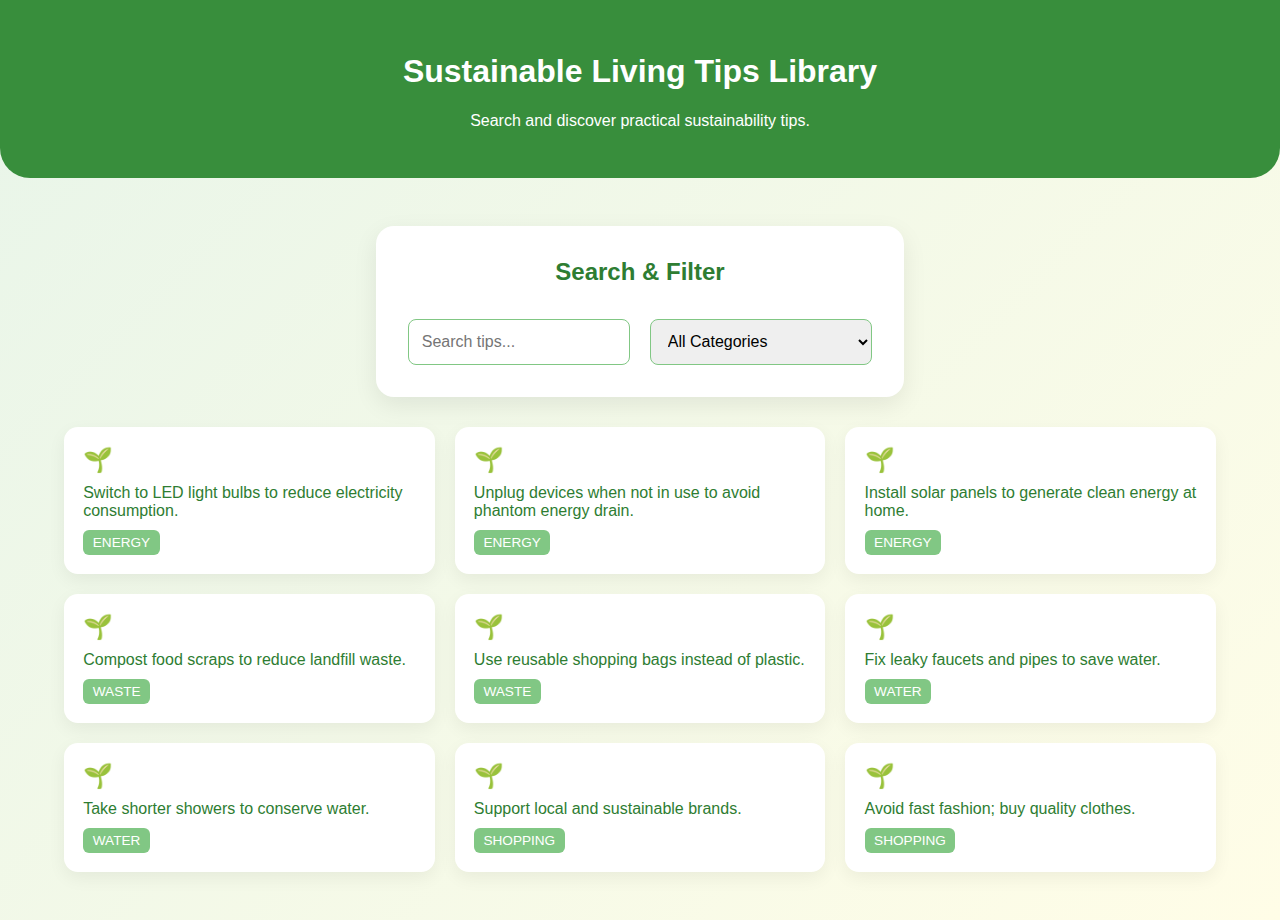
<file: frontend/tips-library.html>
<!DOCTYPE html>
<html lang="en">
<head>
    <meta charset="UTF-8">
    <title>Sustainable Living Tips Library</title>
    <meta name="viewport" content="width=device-width, initial-scale=1.0">

    <!--  CSS Path -->
    <link rel="stylesheet" href="css/pages/tips-library.css">
</head>
<body>

<header>
    <h1>Sustainable Living Tips Library</h1>
    <p>Search and discover practical sustainability tips.</p>
</header>

<section class="tips-layout">

    <!-- SEARCH & FILTER CARD -->
 <div class="filter-card">
    <h2>Search & Filter</h2>

    <div class="filter-row">
        <input type="text" id="tips-search" placeholder="Search tips...">

        <select id="tips-category">
            <option value="all">All Categories</option>
            <option value="energy">Energy Saving</option>
            <option value="waste">Waste Reduction</option>
            <option value="water">Water Conservation</option>
            <option value="shopping">Eco-Friendly Shopping</option>
        </select>
    </div>
</div>

    <!-- TIPS GRID -->
    <div class="tips-cards">
        <ul id="tips-list"></ul>
    </div>

</section>

<!--  JS Path -->
<script src="js/pages/tips-library.js"></script>
</body>
</html>
</file>
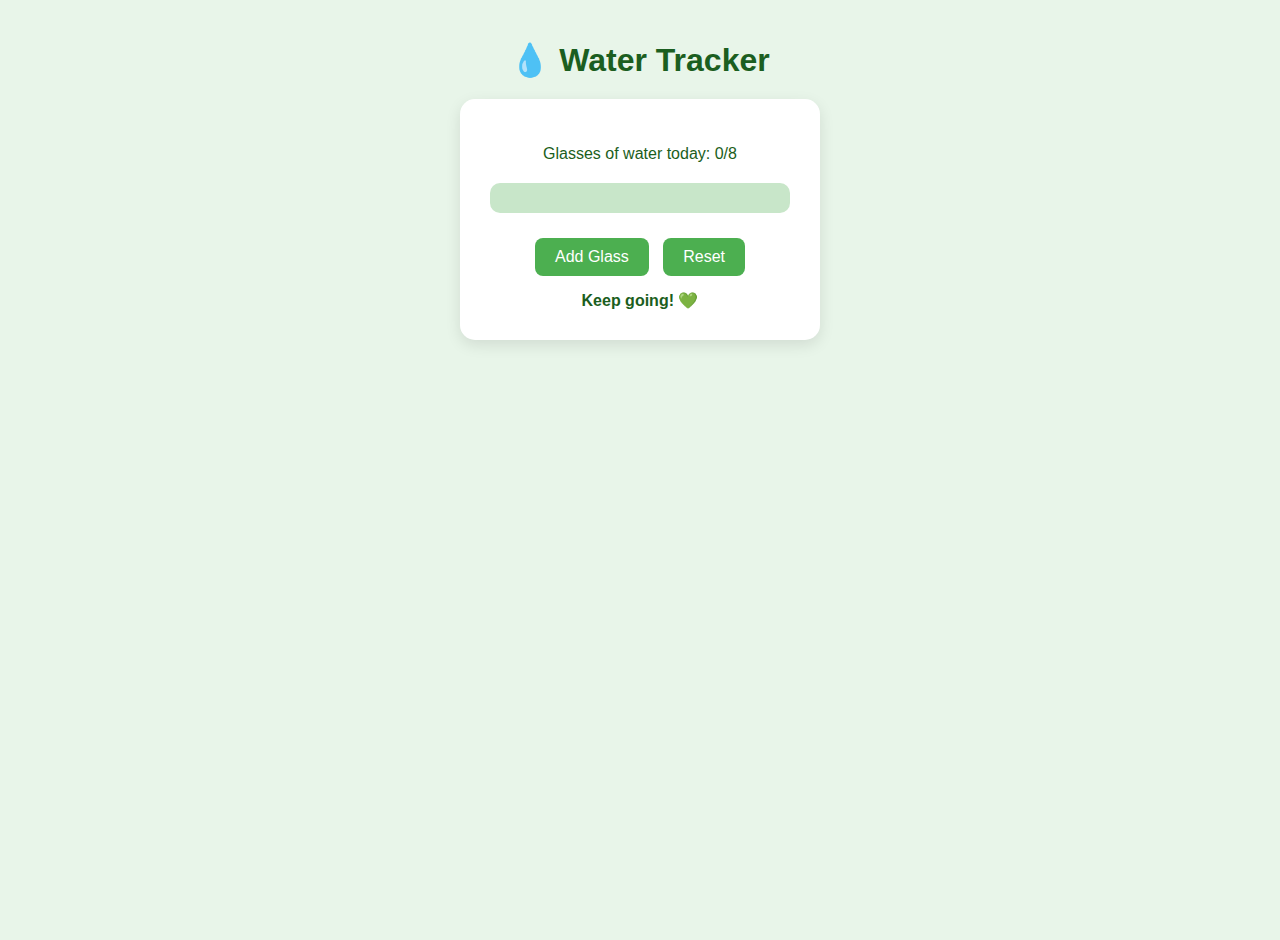
<file: frontend/components/water-wastage-tracker.html>
<!DOCTYPE html>
<html lang="en">
<head>
  <meta charset="UTF-8">
  <meta name="viewport" content="width=device-width, initial-scale=1.0">
  <title>Water Tracker</title>
  <style>
    :root {
      --primary-color: #2e7d32; /* dark green */
      --primary-light: #4caf50;
      --primary-dark: #1b5e20;
      --bg-color: #e8f5e9;
      --text-color: #1b5e20;
    }

    body {
      margin: 0;
      font-family: 'Segoe UI', Tahoma, Geneva, Verdana, sans-serif;
      background-color: var(--bg-color);
      color: var(--text-color);
      display: flex;
      flex-direction: column;
      align-items: center;
      justify-content: flex-start;
      min-height: 100vh;
      padding: 20px;
    }

    h1 {
      color: var(--primary-dark);
      margin-bottom: 20px;
    }

    .tracker {
      background-color: #ffffff;
      border-radius: 15px;
      padding: 30px;
      width: 300px;
      box-shadow: 0 5px 15px rgba(0,0,0,0.1);
      text-align: center;
    }

    .progress-container {
      background-color: #c8e6c9;
      border-radius: 10px;
      height: 30px;
      width: 100%;
      margin: 20px 0;
      overflow: hidden;
    }

    .progress-bar {
      background-color: var(--primary-color);
      height: 100%;
      width: 0%;
      transition: width 0.3s ease;
    }

    button {
      background-color: var(--primary-light);
      border: none;
      color: white;
      padding: 10px 20px;
      margin: 5px;
      border-radius: 8px;
      cursor: pointer;
      font-size: 16px;
    }

    button:hover {
      background-color: var(--primary-dark);
    }

    .status {
      font-weight: bold;
      margin-top: 10px;
    }
  </style>
</head>
<body>

  <h1>💧 Water Tracker</h1>

  <div class="tracker">
    <p>Glasses of water today: <span id="glasses">0</span>/8</p>
    <div class="progress-container">
      <div class="progress-bar" id="progress-bar"></div>
    </div>
    <button onclick="addGlass()">Add Glass</button>
    <button onclick="resetTracker()">Reset</button>
    <div class="status" id="status">Keep going! 💚</div>
  </div>

  <script>
    const glassesEl = document.getElementById('glasses');
    const progressBar = document.getElementById('progress-bar');
    const statusEl = document.getElementById('status');

    let glasses = 0;
    const goal = 8;

    function updateTracker() {
      glassesEl.textContent = glasses;
      const progress = (glasses / goal) * 100;
      progressBar.style.width = progress + '%';

      if(glasses === goal) {
        statusEl.textContent = "🎉 Goal reached! Stay hydrated!";
      } else if(glasses > goal) {
        statusEl.textContent = "You drank extra! 💧";
      } else {
        statusEl.textContent = "Keep going! 💚";
      }
    }

    function addGlass() {
      glasses++;
      updateTracker();
    }

    function resetTracker() {
      glasses = 0;
      updateTracker();
    }

    // Initialize
    updateTracker();
  </script>

</body>
</html>
</file>
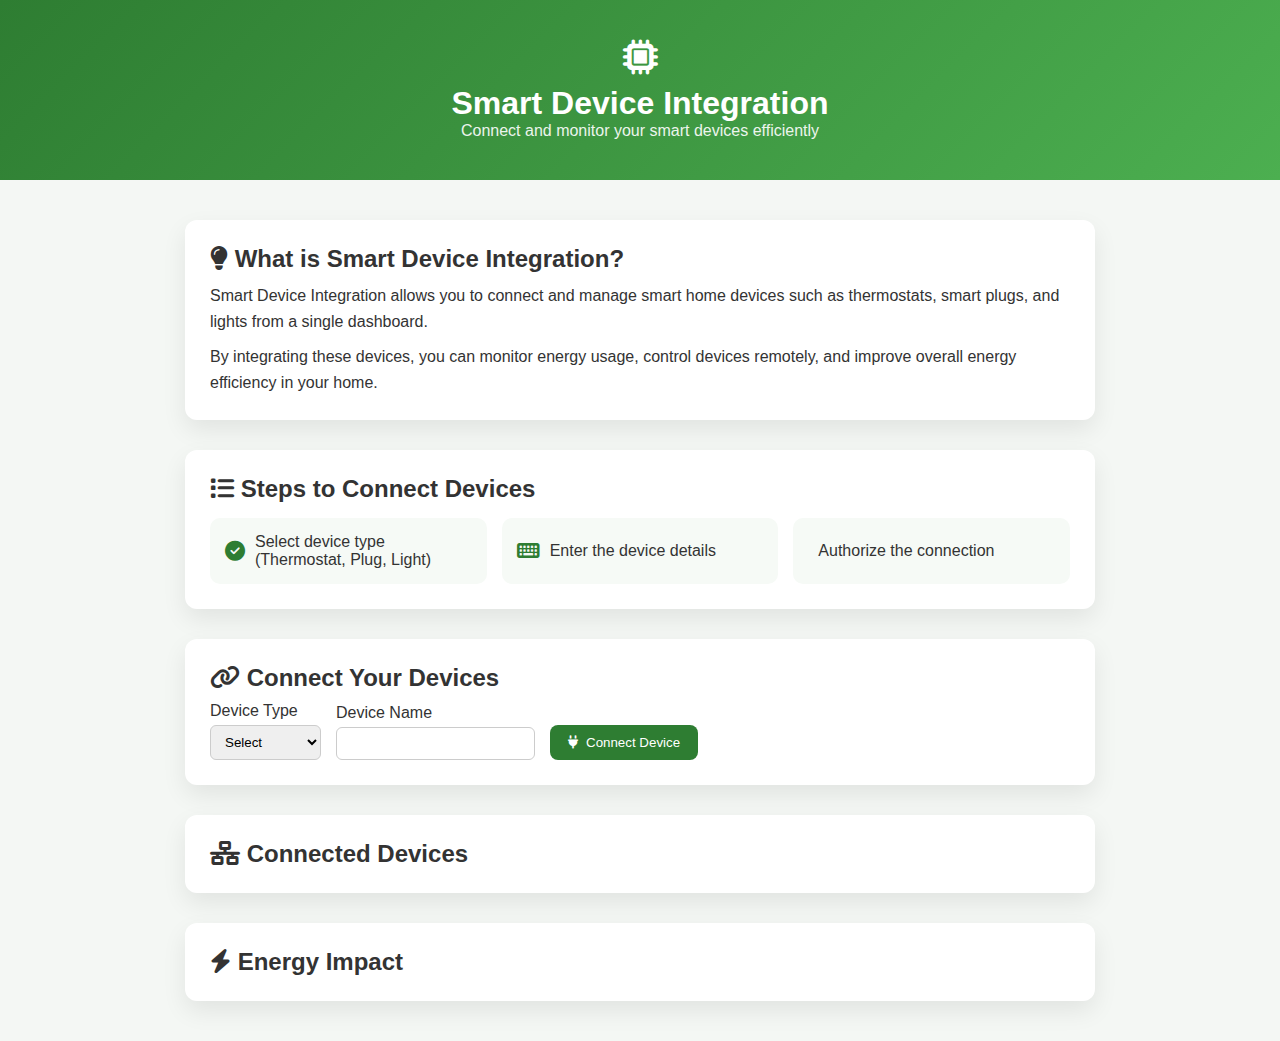
<file: frontend/pages/smart-device-integration.html>
<!DOCTYPE html>
<html lang="en">
<head>
<meta charset="UTF-8">
<meta name="viewport" content="width=device-width, initial-scale=1.0">
<title>Smart Device Integration</title>

<link rel="stylesheet" href="smart-device-integration.css">

<link rel="stylesheet"
href="https://cdnjs.cloudflare.com/ajax/libs/font-awesome/6.5.0/css/all.min.css">

</head>

<body>

<header class="page-header">
<i class="fas fa-microchip"></i>
<h1>Smart Device Integration</h1>
<p>Connect and monitor your smart devices efficiently</p>
</header>


<main class="container">


<!-- INTRO -->

<section class="card intro-card">

<h2><i class="fas fa-lightbulb"></i> What is Smart Device Integration?</h2>

<p>
Smart Device Integration allows you to connect and manage smart home devices
such as thermostats, smart plugs, and lights from a single dashboard.
</p>

<p>
By integrating these devices, you can monitor energy usage, control devices
remotely, and improve overall energy efficiency in your home.
</p>

</section>


<!-- STEPS -->

<section class="card">

<h2><i class="fas fa-list"></i> Steps to Connect Devices</h2>

<div class="steps">

<div class="step">
<i class="fas fa-check-circle"></i>
<p>Select device type (Thermostat, Plug, Light)</p>
</div>

<div class="step">
<i class="fas fa-keyboard"></i>
<p>Enter the device details</p>
</div>

<div class="step">
<i class="fas fa-shield-check"></i>
<p>Authorize the connection</p>
</div>

</div>

</section>


<!-- CONNECT FORM -->

<section class="card">

<h2><i class="fas fa-link"></i> Connect Your Devices</h2>

<form id="deviceForm" class="device-form">

<div class="form-group">

<label>Device Type</label>

<select id="deviceType" required>

<option value="">Select</option>
<option value="thermostat">Thermostat</option>
<option value="plug">Smart Plug</option>
<option value="light">Smart Light</option>

</select>

</div>


<div class="form-group">

<label>Device Name</label>

<input type="text" id="deviceName" required>

</div>


<button type="submit" class="btn-primary">

<i class="fas fa-plug"></i> Connect Device

</button>

</form>

</section>


<!-- CONNECTED DEVICES -->

<section class="card">

<h2><i class="fas fa-network-wired"></i> Connected Devices</h2>

<div id="devicesList"></div>

</section>


<!-- ENERGY IMPACT -->

<section class="card">

<h2><i class="fas fa-bolt"></i> Energy Impact</h2>

<div id="energyImpact"></div>

</section>

</main>


<script src="smart-device-integration.js"></script>

</body>
</html>
</file>
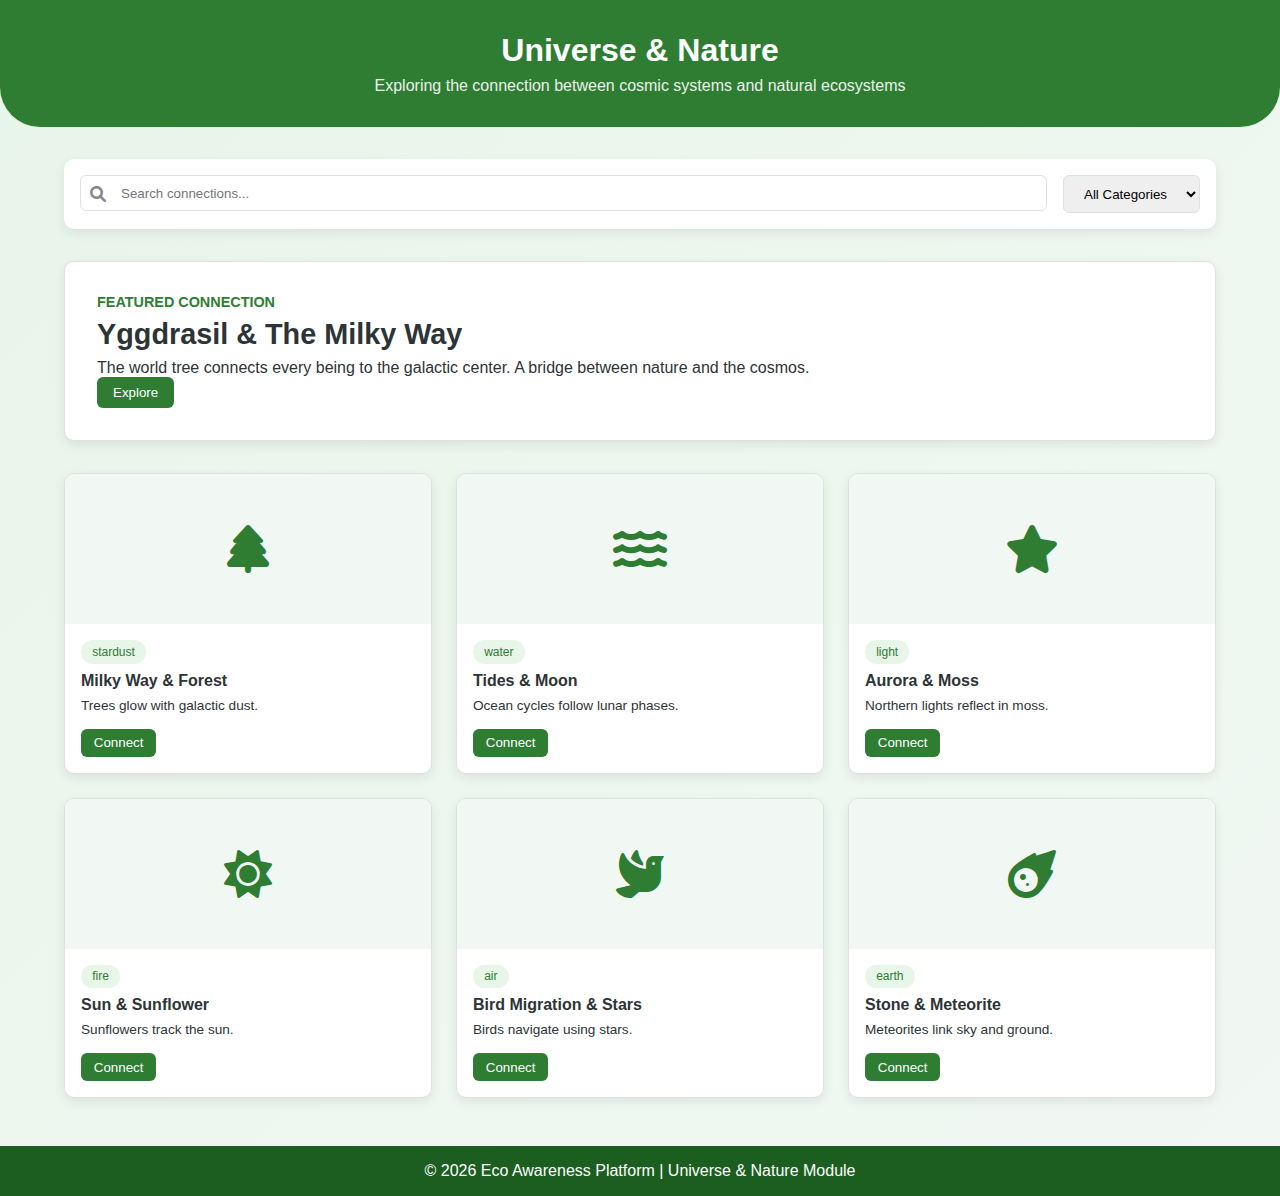
<file: frontend/pages/universe.html>
<!DOCTYPE html>
<html lang="en">
<head>
<meta charset="UTF-8">
<meta name="viewport" content="width=device-width, initial-scale=1.0">
<title>Universe & Nature</title>

<link rel="stylesheet" href="https://cdnjs.cloudflare.com/ajax/libs/font-awesome/6.0.0/css/all.min.css">

<style>
:root{
  --primary:#2e7d32;
  --primary-dark:#1b5e20;
  --light-bg:#f1f8f4;
  --card-bg:#ffffff;
  --text:#2d3436;
  --border:#e0e0e0;
  --shadow:0 4px 12px rgba(0,0,0,0.08);
}

*{margin:0;padding:0;box-sizing:border-box;}

body{
  font-family:'Segoe UI',sans-serif;
  background:linear-gradient(135deg,#e8f5e9,#f1f8f4);
  color:var(--text);
}

/* HEADER */
.header{
  background:var(--primary);
  color:#fff;
  padding:2rem 1rem;
  text-align:center;
  border-bottom-left-radius:40px;
  border-bottom-right-radius:40px;
}

.header h1{
  font-size:2rem;
  font-weight:600;
}

.header p{
  margin-top:0.5rem;
  opacity:0.9;
}

.container{
  max-width:1200px;
  margin:2rem auto;
  padding:0 1.5rem;
}

/* SEARCH + FILTER */
.connection-bar{
  background:#fff;
  padding:1rem;
  border-radius:10px;
  box-shadow:var(--shadow);
  display:flex;
  gap:1rem;
  flex-wrap:wrap;
  margin-bottom:2rem;
}

.search-box{
  flex:1;
  position:relative;
}

.search-box input{
  width:100%;
  padding:0.6rem 1rem 0.6rem 2.5rem;
  border:1px solid var(--border);
  border-radius:6px;
}

.search-box i{
  position:absolute;
  left:10px;
  top:50%;
  transform:translateY(-50%);
  color:#888;
}

select{
  padding:0.6rem 1rem;
  border-radius:6px;
  border:1px solid var(--border);
}

/* FEATURED */
.featured{
  background:#fff;
  padding:2rem;
  border-radius:10px;
  box-shadow:var(--shadow);
  margin-bottom:2rem;
  border:1px solid var(--border);
}

.featured h2{
  color:var(--primary);
  font-size:0.9rem;
  text-transform:uppercase;
}

.featured h3{
  font-size:1.8rem;
  margin:0.5rem 0;
}

.explore-btn{
  background:var(--primary);
  color:#fff;
  border:none;
  padding:0.5rem 1rem;
  border-radius:6px;
  cursor:pointer;
}

.explore-btn:hover{
  background:var(--primary-dark);
}

/* CARDS GRID - 3 PER ROW */
.grid{
  display:grid;
  grid-template-columns:repeat(3,1fr);
  gap:1.5rem;
}

.card{
  background:#fff;
  border-radius:10px;
  border:1px solid var(--border);
  box-shadow:var(--shadow);
  overflow:hidden;
  transition:0.2s ease;
}

.card:hover{
  transform:translateY(-5px);
}

.card-image{
  height:150px;
  display:flex;
  align-items:center;
  justify-content:center;
  font-size:3rem;
  color:var(--primary);
  background:#f1f8f4;
}

.card-content{
  padding:1rem;
}

.tag{
  background:#e8f5e9;
  color:var(--primary);
  padding:0.3rem 0.7rem;
  border-radius:20px;
  font-size:0.75rem;
  display:inline-block;
  margin-bottom:0.5rem;
}

.card-title{
  font-weight:600;
  margin-bottom:0.5rem;
}

.card-desc{
  font-size:0.85rem;
  margin-bottom:1rem;
}

.connect-btn{
  background:var(--primary);
  color:#fff;
  border:none;
  padding:0.4rem 0.8rem;
  border-radius:6px;
  cursor:pointer;
}

.connect-btn:hover{
  background:var(--primary-dark);
}

/* FOOTER */
.footer{
  margin-top:3rem;
  background:var(--primary-dark);
  color:#fff;
  text-align:center;
  padding:1rem;
}

/* RESPONSIVE */
@media(max-width:992px){
  .grid{grid-template-columns:repeat(2,1fr);}
}
@media(max-width:600px){
  .grid{grid-template-columns:1fr;}
}
</style>
</head>
<body>

<header class="header">
  <h1>Universe & Nature</h1>
  <p>Exploring the connection between cosmic systems and natural ecosystems</p>
</header>

<div class="container">

  <div class="connection-bar">
    <div class="search-box">
      <i class="fas fa-search"></i>
      <input type="text" id="searchInput" placeholder="Search connections...">
    </div>

    <select id="categoryFilter">
      <option value="all">All Categories</option>
      <option value="stardust">Stardust</option>
      <option value="water">Water</option>
      <option value="light">Light</option>
      <option value="fire">Fire</option>
      <option value="air">Air</option>
      <option value="earth">Earth</option>
    </select>
  </div>

  <div class="featured">
    <h2>Featured Connection</h2>
    <h3>Yggdrasil & The Milky Way</h3>
    <p>The world tree connects every being to the galactic center. A bridge between nature and the cosmos.</p>
    <button class="explore-btn">Explore</button>
  </div>

  <div class="grid" id="cardGrid"></div>

</div>

<footer class="footer">
  © 2026 Eco Awareness Platform | Universe & Nature Module
</footer>

<script>
const connections = [
  { name:"Milky Way & Forest", category:"stardust", desc:"Trees glow with galactic dust.", icon:"fa-tree" },
  { name:"Tides & Moon", category:"water", desc:"Ocean cycles follow lunar phases.", icon:"fa-water" },
  { name:"Aurora & Moss", category:"light", desc:"Northern lights reflect in moss.", icon:"fa-star" },
  { name:"Sun & Sunflower", category:"fire", desc:"Sunflowers track the sun.", icon:"fa-sun" },
  { name:"Bird Migration & Stars", category:"air", desc:"Birds navigate using stars.", icon:"fa-dove" },
  { name:"Stone & Meteorite", category:"earth", desc:"Meteorites link sky and ground.", icon:"fa-meteor" }
];

const grid = document.getElementById("cardGrid");
const searchInput = document.getElementById("searchInput");
const categoryFilter = document.getElementById("categoryFilter");

function renderCards(){
  const searchValue = searchInput.value.toLowerCase();
  const categoryValue = categoryFilter.value;

  const filtered = connections.filter(item => {
    const matchesSearch = item.name.toLowerCase().includes(searchValue);
    const matchesCategory = categoryValue === "all" || item.category === categoryValue;
    return matchesSearch && matchesCategory;
  });

  grid.innerHTML = filtered.map(item => `
    <div class="card">
      <div class="card-image">
        <i class="fas ${item.icon}"></i>
      </div>
      <div class="card-content">
        <span class="tag">${item.category}</span>
        <div class="card-title">${item.name}</div>
        <div class="card-desc">${item.desc}</div>
        <button class="connect-btn">Connect</button>
      </div>
    </div>
  `).join("");
}

searchInput.addEventListener("input", renderCards);
categoryFilter.addEventListener("change", renderCards);

renderCards();
</script>

</body>
</html>
</file>
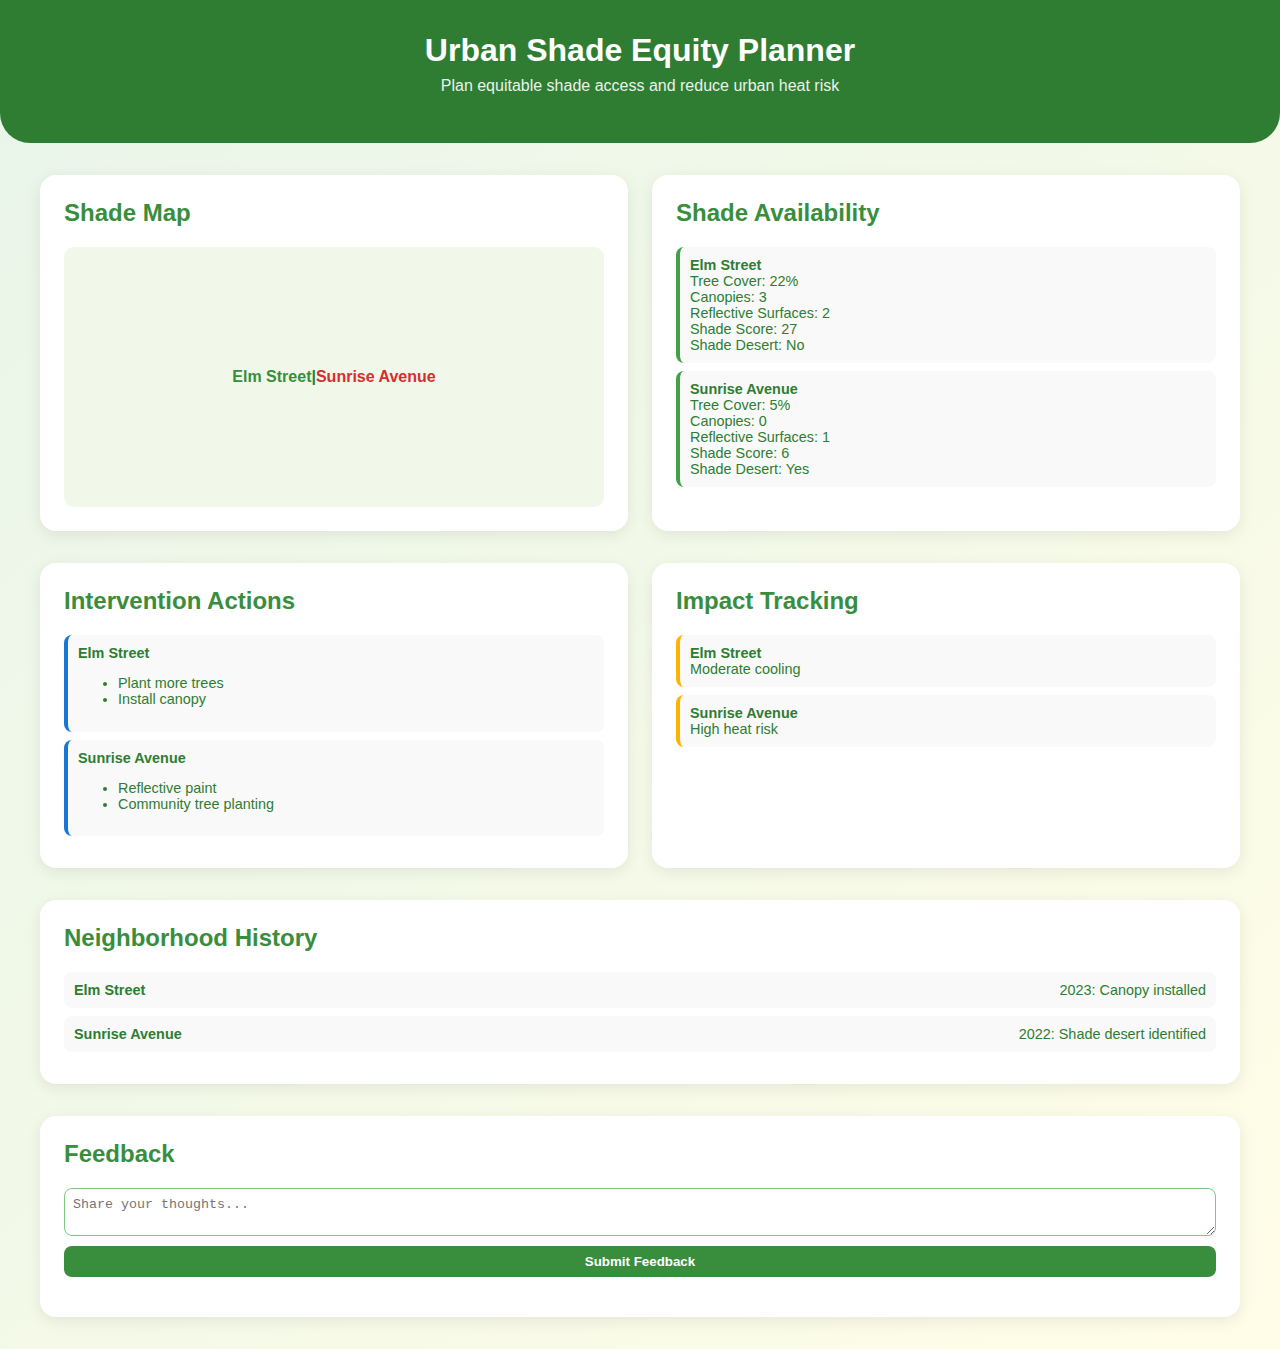
<file: frontend/pages/urban-shade-equity-planner.html>
<!DOCTYPE html>
<html lang="en">
<head>
  <meta charset="UTF-8">
  <meta name="viewport" content="width=device-width, initial-scale=1.0">
  <title>Urban Shade Equity Planner</title>
  <link rel="stylesheet" href="urban-shade-equity-planner.css">
</head>
<body>

  <header class="page-header">
    <h1>Urban Shade Equity Planner</h1>
    <p>Plan equitable shade access and reduce urban heat risk</p>
  </header>

  <main class="dashboard-container">

    <!-- Map + Shade Availability -->
    <section class="grid-two">
      <div class="card">
        <h2>Shade Map</h2>
        <div id="shadePlannerMap" class="map-box"></div>
      </div>

      <div class="card">
        <h2>Shade Availability</h2>
        <div id="shadePlannerVisual"></div>
      </div>
    </section>

    <!-- Actions + Impact -->
    <section class="grid-two">
      <div class="card">
        <h2>Intervention Actions</h2>
        <div id="shadePlannerActions"></div>
      </div>

      <div class="card">
        <h2>Impact Tracking</h2>
        <div id="shadePlannerImpact"></div>
      </div>
    </section>

    <!-- History -->
    <section class="card">
      <h2>Neighborhood History</h2>
      <div id="shadePlannerHistory"></div>
    </section>

    <!-- Feedback -->
    <section class="card">
      <h2>Feedback</h2>
      <form id="shadePlannerFeedbackForm" class="feedback-form">
        <textarea id="shadePlannerFeedbackInput" placeholder="Share your thoughts..."></textarea>
        <button type="submit">Submit Feedback</button>
      </form>
      <div id="shadePlannerFeedbackList"></div>
    </section>

  </main>

  <script src="urban-shade-equity-planner.js"></script>
</body>
</html>
</file>
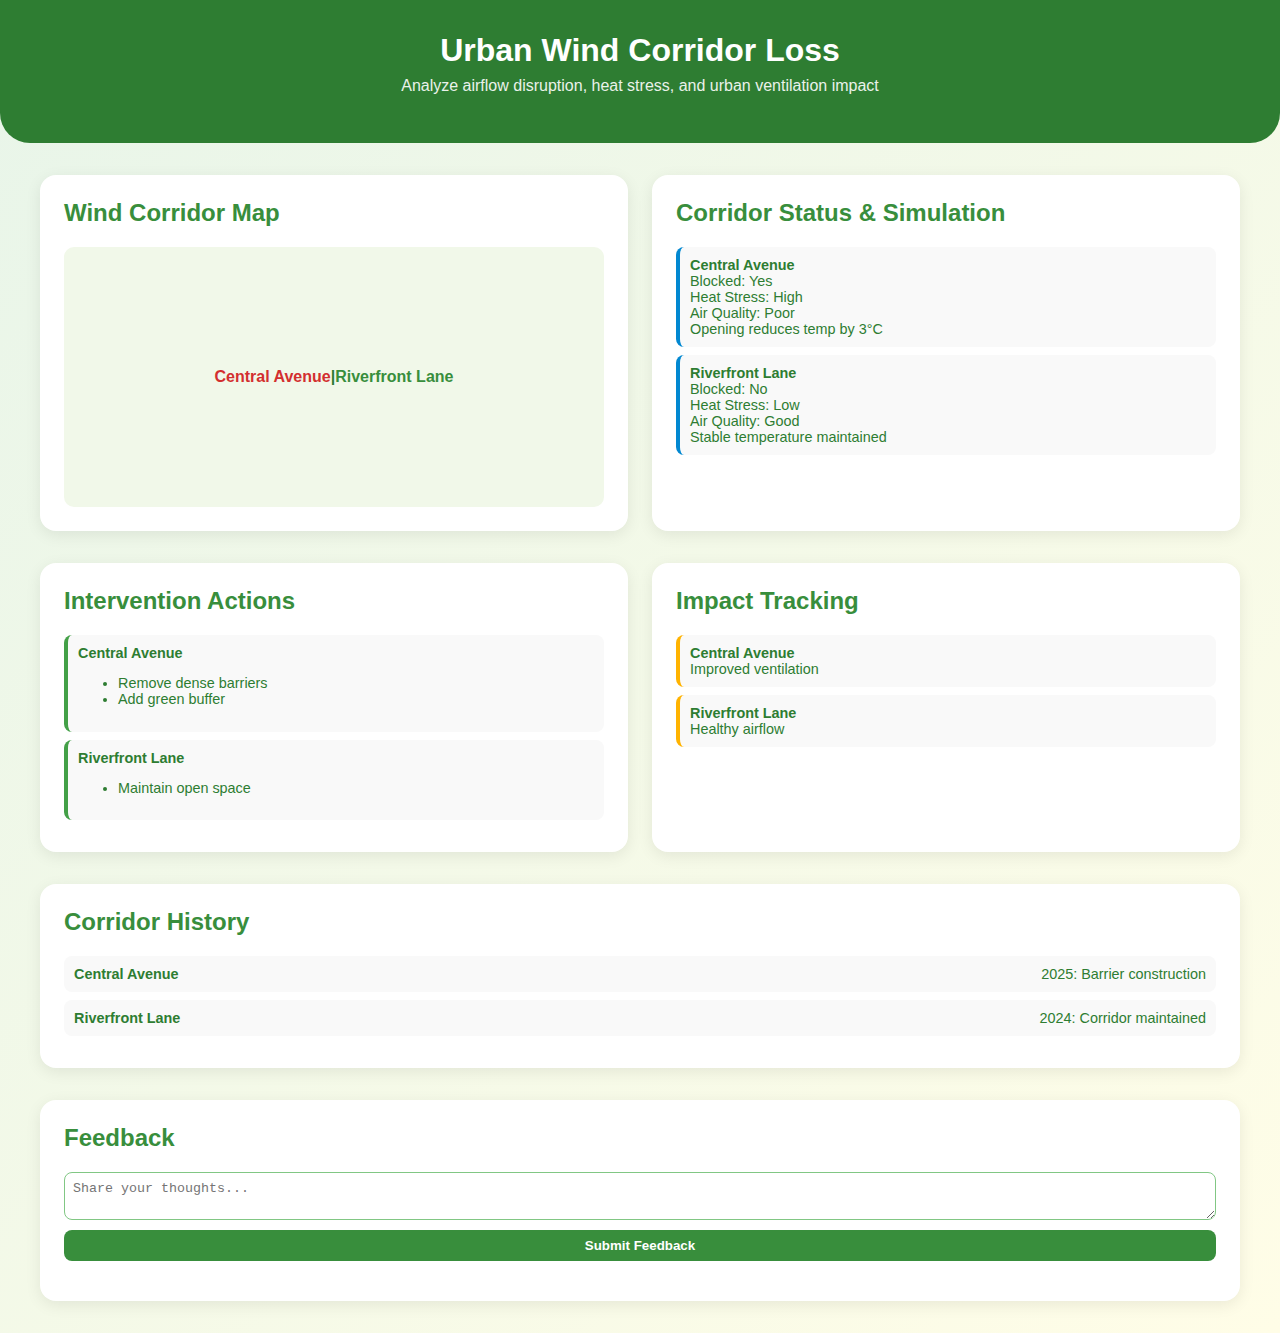
<file: frontend/pages/urban-wind-corridor-loss.html>
<!DOCTYPE html>
<html lang="en">
<head>
  <meta charset="UTF-8">
  <meta name="viewport" content="width=device-width, initial-scale=1.0">
  <title>Urban Wind Corridor Loss</title>
  <link rel="stylesheet" href="urban-wind-corridor-loss.css">
</head>
<body>

  <header class="page-header">
    <h1>Urban Wind Corridor Loss</h1>
    <p>Analyze airflow disruption, heat stress, and urban ventilation impact</p>
  </header>

  <main class="dashboard-container">

    <!-- Top Grid: Map + Status -->
    <section class="grid-two">
      <div class="card">
        <h2>Wind Corridor Map</h2>
        <div id="windCorridorMap" class="map-box"></div>
      </div>

      <div class="card">
        <h2>Corridor Status & Simulation</h2>
        <div id="windCorridorVisual"></div>
      </div>
    </section>

    <!-- Actions + Impact -->
    <section class="grid-two">
      <div class="card">
        <h2>Intervention Actions</h2>
        <div id="windCorridorActions"></div>
      </div>

      <div class="card">
        <h2>Impact Tracking</h2>
        <div id="windCorridorImpact"></div>
      </div>
    </section>

    <!-- History -->
    <section class="card">
      <h2>Corridor History</h2>
      <div id="windCorridorHistory"></div>
    </section>

    <!-- Feedback -->
    <section class="card">
      <h2>Feedback</h2>
      <form id="windCorridorFeedbackForm" class="feedback-form">
        <textarea id="windCorridorFeedbackInput" placeholder="Share your thoughts..."></textarea>
        <button type="submit">Submit Feedback</button>
      </form>
      <div id="windCorridorFeedbackList"></div>
    </section>

  </main>

  <script src="urban-wind-corridor-loss.js"></script>
</body>
</html>
</file>
<file: frontend/css/pages/tips-library.css>
body {
    font-family: 'Segoe UI', sans-serif;
    margin: 0;
    background: linear-gradient(135deg, #e8f5e9, #fffde7);
    color: #2e7d32;
}

/* HEADER */
header {
    background: #388e3c;
    color: white;
    padding: 2rem;
    text-align: center;
    border-bottom-left-radius: 30px;
    border-bottom-right-radius: 30px;
}

/* MAIN LAYOUT */
.tips-layout {
    display: flex;
    flex-direction: column;
    gap: 30px;
    padding: 3rem 5%;
}

/* FILTER CARD */
.filter-card {
    background: white;
    padding: 1.8rem;
    border-radius: 18px;
    box-shadow: 0 8px 25px rgba(0,0,0,0.08);
    max-width: 500px;
}

.filter-card h2 {
    margin-top: 0;
}

#tips-search,
#tips-category {
    width: 100%;
    padding: 0.7rem;
    margin-top: 0.8rem;
    border-radius: 8px;
    border: 1px solid #81c784;
}

/* TIPS GRID */
.tips-cards ul {
    list-style: none;
    padding: 0;
    margin: 0;

    display: grid;
    grid-template-columns: repeat(auto-fit, minmax(280px, 1fr));
    gap: 20px;
}

/* TIP CARD */
.tip-card {
    background: white;
    padding: 1.2rem;
    border-radius: 14px;
    box-shadow: 0 6px 18px rgba(0,0,0,0.06);
    display: flex;
    flex-direction: column;
    gap: 10px;
    transition: transform 0.3s ease;
}

.tip-card:hover {
    transform: translateY(-5px);
}

.tip-icon {
    font-size: 1.5rem;
}

.tip-text {
    font-weight: 500;
}

.tip-category {
    background: #81c784;
    color: white;
    padding: 0.3rem 0.6rem;
    border-radius: 6px;
    font-size: 0.85rem;
    width: fit-content;
}

/* RESPONSIVE */
@media (max-width: 900px) {
    .tips-layout {
        padding: 2rem;
    }
}

/* Center Filter Card */
.filter-card {
    background: white;
    padding: 2rem;
    border-radius: 18px;
    box-shadow: 0 8px 25px rgba(0,0,0,0.08);
    max-width: 700px;
    margin: 0 auto;   /* This centers it */
    text-align: center;
}

/* Make search + dropdown in one row */
.filter-row {
    display: flex;
    gap: 20px;
    margin-top: 1.2rem;
}

/* Equal width */
#tips-search,
#tips-category {
    flex: 1;
    padding: 0.8rem;
    border-radius: 8px;
    border: 1px solid #81c784;
    font-size: 1rem;
}

/* Responsive */
@media (max-width: 700px) {
    .filter-row {
        flex-direction: column;
    }
}
</file>
<file: frontend/pages/smart-device-integration.css>
:root{

--primary:#2e7d32;
--primary-light:#4caf50;

--bg:#f4f7f4;
--card:#ffffff;

--text:#333;

--shadow:0 10px 25px rgba(0,0,0,0.08);

}

*{
margin:0;
padding:0;
box-sizing:border-box;
font-family:"Poppins",sans-serif;
}

body{
background:var(--bg);
color:var(--text);
}


/* HEADER */

.page-header{

background:linear-gradient(135deg,var(--primary),var(--primary-light));

color:white;

text-align:center;

padding:40px 20px;

}

.page-header i{

font-size:35px;
margin-bottom:10px;

}

.page-header h1{

font-size:32px;

}

.page-header p{

opacity:0.9;

}


/* CONTAINER */

.container{

max-width:950px;

margin:auto;

padding:40px 20px;

display:flex;
flex-direction:column;

gap:30px;

}


/* CARD */

.card{

background:var(--card);

padding:25px;

border-radius:12px;

box-shadow:var(--shadow);

transition:0.3s;

}

.card:hover{

transform:translateY(-4px);

}


/* INTRO */

.intro-card p{

margin-top:10px;
line-height:1.6;

}


/* STEPS */

.steps{

display:grid;

grid-template-columns:1fr 1fr 1fr;

gap:15px;

margin-top:15px;

}

.step{

background:#f6faf6;

padding:15px;

border-radius:10px;

display:flex;

align-items:center;

gap:10px;

font-weight:500;

transition:0.3s;

}

.step:hover{

background:#e8f5e9;

transform:scale(1.05);

}

.step i{

color:var(--primary);
font-size:20px;

}


/* FORM */

.device-form{

display:flex;

gap:15px;

align-items:end;

flex-wrap:wrap;

margin-top:10px;

}

.form-group{

display:flex;

flex-direction:column;

gap:5px;

}

select,input{

padding:8px 10px;

border-radius:6px;

border:1px solid #ccc;

}


/* BUTTON */

.btn-primary{

background:var(--primary);

color:white;

border:none;

padding:10px 18px;

border-radius:8px;

cursor:pointer;

display:flex;

align-items:center;

gap:8px;

transition:0.3s;

}

.btn-primary:hover{

background:#1b5e20;

transform:scale(1.05);

}


/* DEVICES */

.device{

background:#f8fff8;

border:1px solid #d7e7d7;

padding:12px;

border-radius:10px;

margin-bottom:10px;

display:flex;

justify-content:space-between;

align-items:center;

transition:0.3s;

}

.device:hover{

transform:scale(1.02);

}

.device-name{

font-weight:600;

}

.device-status{

color:var(--primary);

font-weight:500;

}


/* ENERGY */

.energy-row{

display:flex;

justify-content:space-between;

padding:6px 0;

}

.energy-value{

color:var(--primary);
font-weight:600;

}/* Toggle Button */

.device button{

background:#2e7d32;
color:white;

border:none;

padding:8px 16px;

border-radius:6px;

cursor:pointer;

font-size:14px;

font-weight:500;

transition:all 0.25s ease;

}


/* Hover Effect */

.device button:hover{

background:#1b5e20;

transform:scale(1.05);

}


/* Active Click Effect */

.device button:active{

transform:scale(0.95);

}


/* Optional: when device is offline */

.device button.offline{

background:#9e9e9e;

}

.device button.offline:hover{

background:#757575;

}
</file>
<file: frontend/pages/urban-shade-equity-planner.css>
body {
  font-family: 'Segoe UI', Arial, sans-serif;
  margin: 0;
  background: linear-gradient(135deg, #e8f5e9 0%, #fffde7 100%);
  color: #2e7d32;
}

/* Header */
.page-header {
  background: #2e7d32;
  color: white;
  text-align: center;
  padding: 2rem 1rem;
  border-bottom-left-radius: 30px;
  border-bottom-right-radius: 30px;
}

.page-header h1 {
  margin: 0;
  font-size: 2rem;
}

.page-header p {
  margin-top: 8px;
  opacity: 0.9;
}

/* Layout */
.dashboard-container {
  max-width: 1200px;
  margin: 2rem auto;
  padding: 0 1rem;
  display: flex;
  flex-direction: column;
  gap: 2rem;
}

.grid-two {
  display: grid;
  grid-template-columns: 1fr 1fr;
  gap: 1.5rem;
}

.card {
  background: white;
  padding: 1.5rem;
  border-radius: 16px;
  box-shadow: 0 4px 16px rgba(0,0,0,0.08);
}

.card h2 {
  margin-top: 0;
  color: #388e3c;
}

/* Map */
.map-box {
  height: 260px;
  background: #f1f8e9;
  border-radius: 10px;
  display: flex;
  align-items: center;
  justify-content: center;
  font-weight: bold;
}

/* Rows */
.visual-row,
.action-row,
.impact-row,
.history-row,
.feedback-row {
  background: #f9f9f9;
  padding: 10px;
  border-radius: 8px;
  margin-bottom: 8px;
  font-size: 0.9rem;
}

.visual-row { border-left: 4px solid #43a047; }
.action-row { border-left: 4px solid #1976d2; }
.impact-row { border-left: 4px solid #ffb300; }

.history-row {
  display: flex;
  justify-content: space-between;
}

/* Feedback */
.feedback-form {
  display: flex;
  flex-direction: column;
  gap: 10px;
  margin-bottom: 1rem;
}

textarea {
  padding: 8px;
  border-radius: 8px;
  border: 1px solid #81c784;
  resize: vertical;
}

button {
  padding: 8px 16px;
  border-radius: 8px;
  border: none;
  background: #388e3c;
  color: white;
  cursor: pointer;
  font-weight: bold;
}

button:hover {
  background: #1b5e20;
}

/* Responsive */
@media (max-width: 900px) {
  .grid-two {
    grid-template-columns: 1fr;
  }
}
</file>
<file: frontend/pages/urban-wind-corridor-loss.css>
body {
  font-family: 'Segoe UI', Arial, sans-serif;
  margin: 0;
  background: linear-gradient(135deg, #e8f5e9 0%, #fffde7 100%);
  color: #2e7d32;
}

/* Header */
.page-header {
  background: #2e7d32;
  color: white;
  text-align: center;
  padding: 2rem 1rem;
  border-bottom-left-radius: 30px;
  border-bottom-right-radius: 30px;
}

.page-header h1 {
  margin: 0;
  font-size: 2rem;
}

.page-header p {
  margin-top: 8px;
  opacity: 0.9;
}

/* Layout */
.dashboard-container {
  max-width: 1200px;
  margin: 2rem auto;
  padding: 0 1rem;
  display: flex;
  flex-direction: column;
  gap: 2rem;
}

.grid-two {
  display: grid;
  grid-template-columns: 1fr 1fr;
  gap: 1.5rem;
}

.card {
  background: white;
  padding: 1.5rem;
  border-radius: 16px;
  box-shadow: 0 4px 16px rgba(0,0,0,0.08);
}

.card h2 {
  margin-top: 0;
  color: #388e3c;
}

/* Map */
.map-box {
  height: 260px;
  background: #f1f8e9;
  border-radius: 10px;
  display: flex;
  align-items: center;
  justify-content: center;
  font-weight: bold;
}

/* Rows */
.visual-row,
.action-row,
.impact-row,
.history-row,
.feedback-row {
  background: #f9f9f9;
  padding: 10px;
  border-radius: 8px;
  margin-bottom: 8px;
  font-size: 0.9rem;
}

.visual-row { border-left: 4px solid #0288d1; }
.action-row { border-left: 4px solid #43a047; }
.impact-row { border-left: 4px solid #ffb300; }

.history-row {
  display: flex;
  justify-content: space-between;
}

/* Feedback */
.feedback-form {
  display: flex;
  flex-direction: column;
  gap: 10px;
  margin-bottom: 1rem;
}

textarea {
  padding: 8px;
  border-radius: 8px;
  border: 1px solid #81c784;
  resize: vertical;
}

button {
  padding: 8px 16px;
  border-radius: 8px;
  border: none;
  background: #388e3c;
  color: white;
  cursor: pointer;
  font-weight: bold;
}

button:hover {
  background: #1b5e20;
}

/* Responsive */
@media (max-width: 900px) {
  .grid-two {
    grid-template-columns: 1fr;
  }
}
</file>
